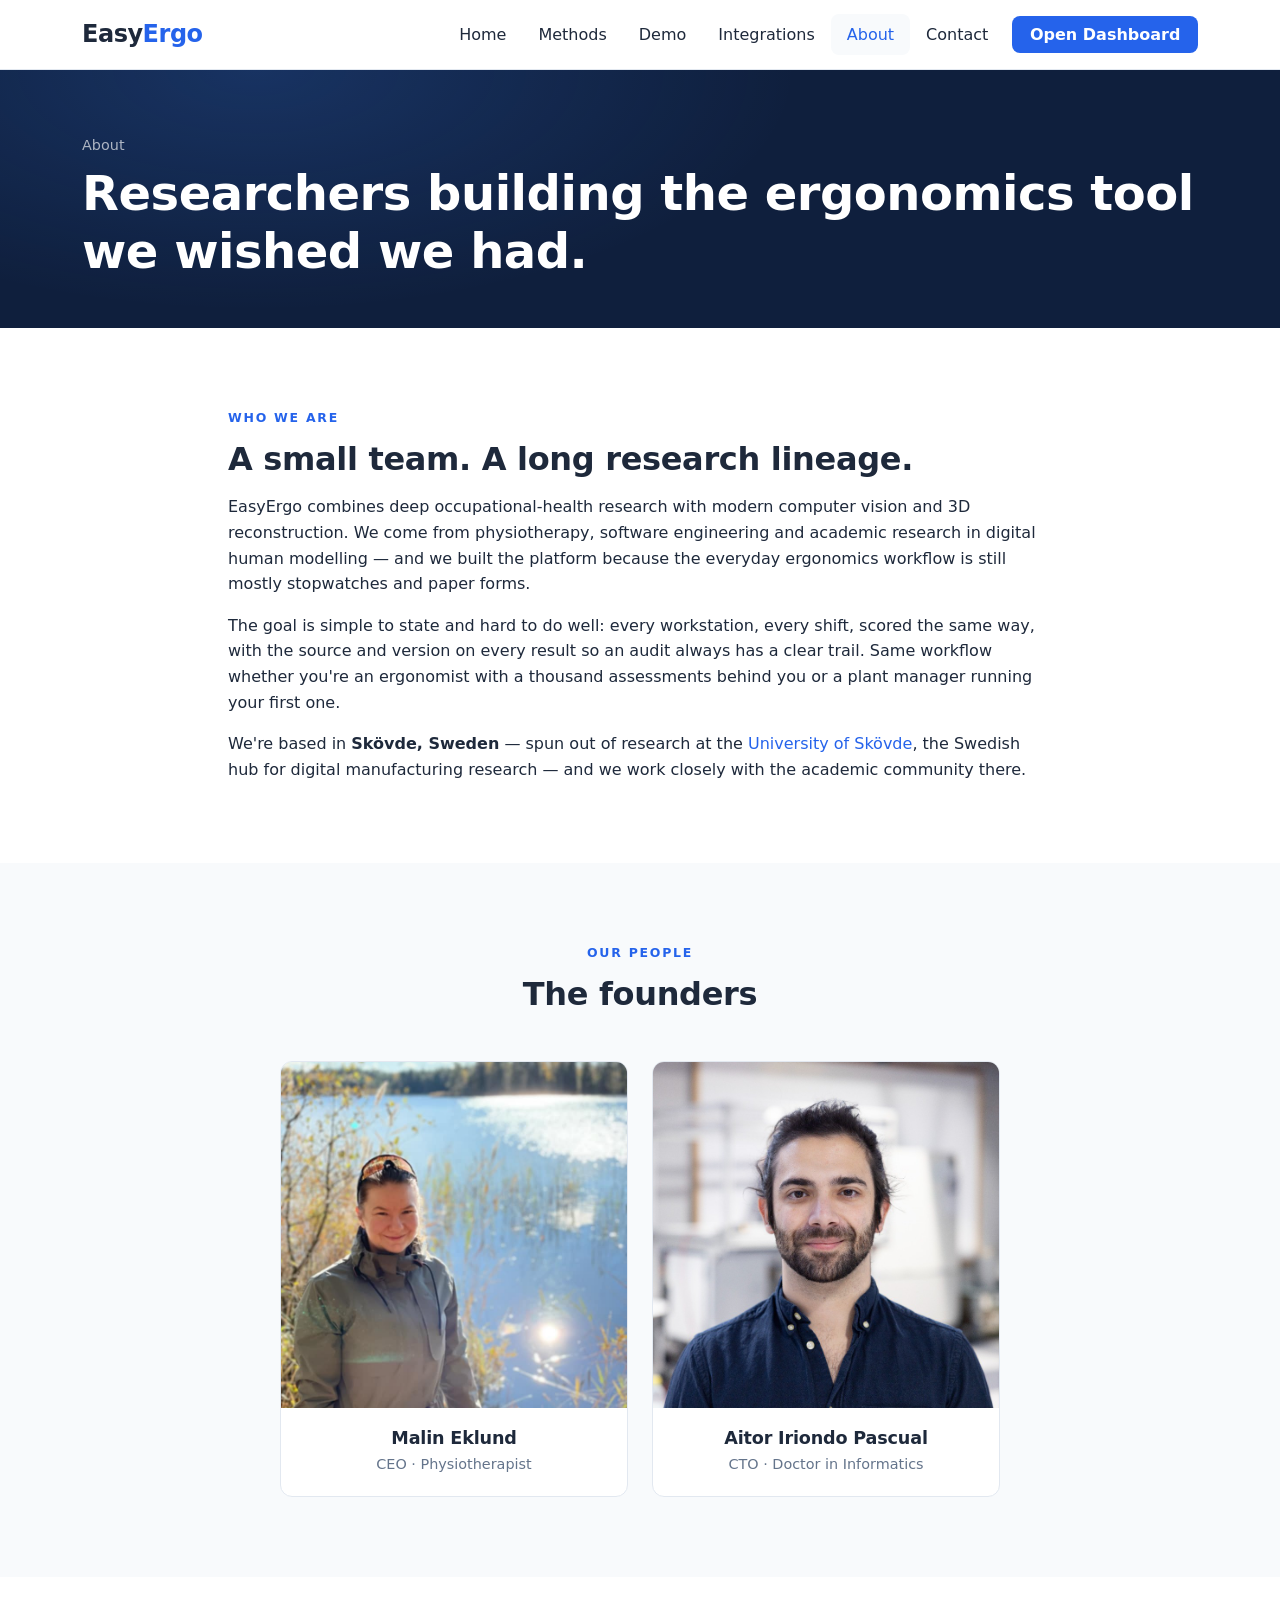
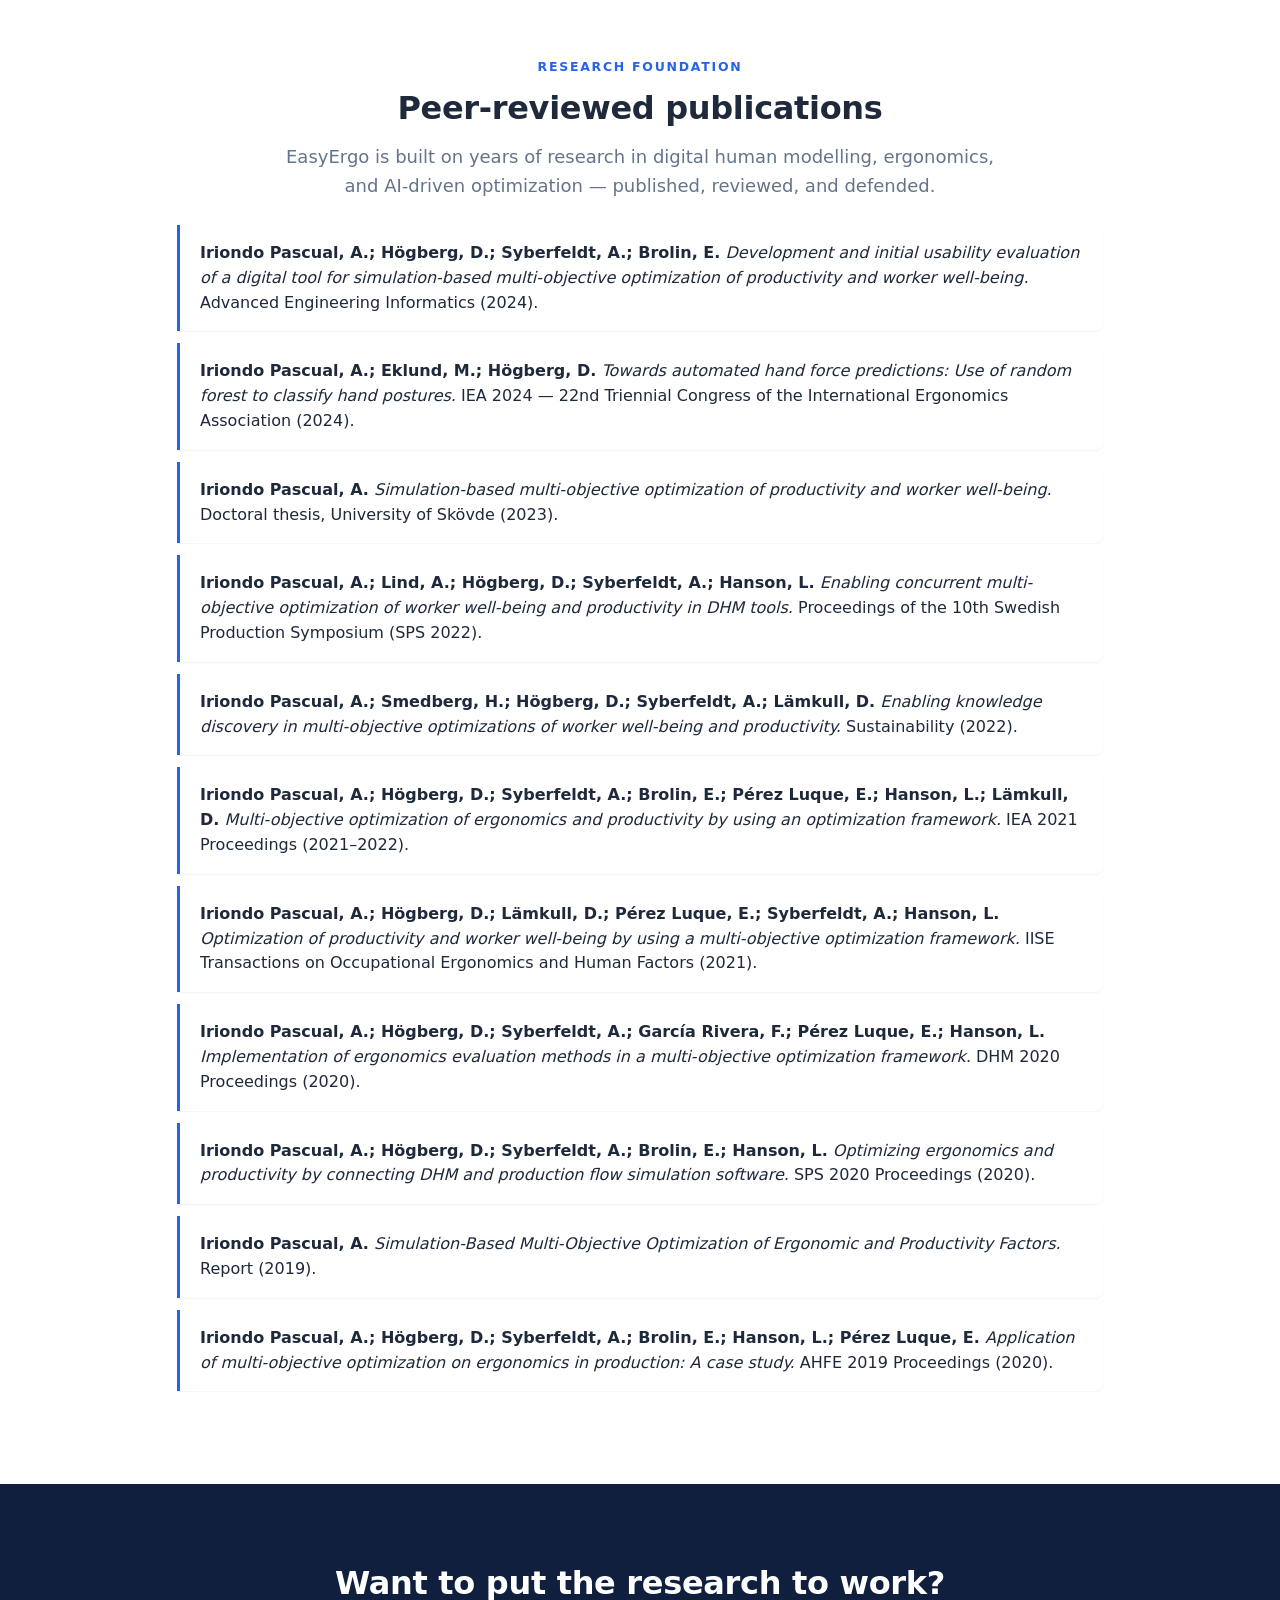
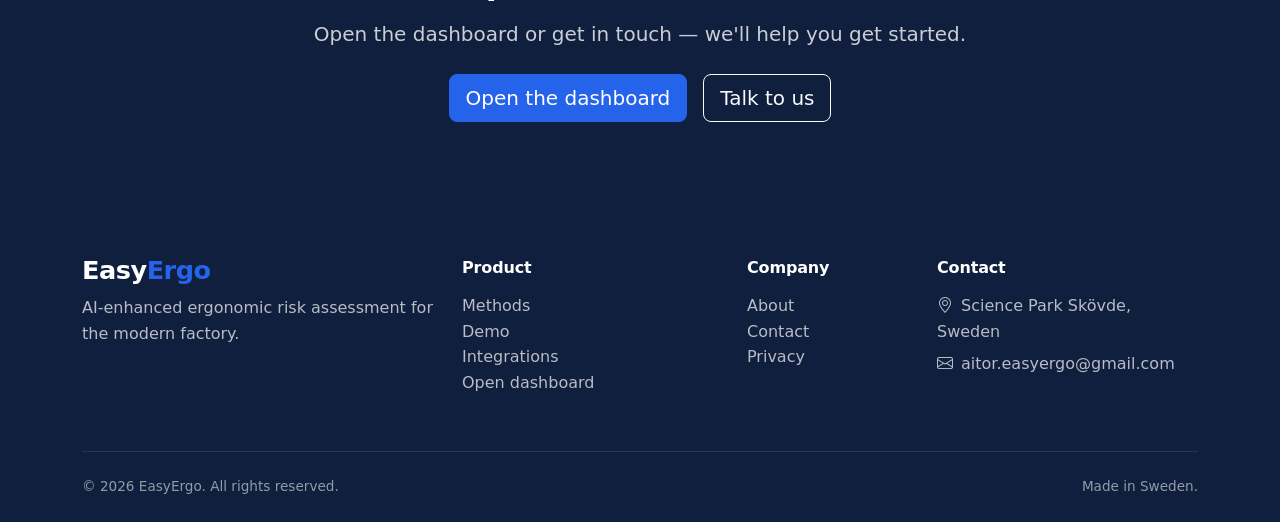
<file: about.html>
<!DOCTYPE html>
<html lang="en">
<head>
    <meta charset="utf-8">
    <meta name="viewport" content="width=device-width, initial-scale=1.0">

    <title>About EasyErgo — Researchers in digital human modelling and ergonomics</title>
    <meta name="description" content="Meet the EasyErgo team — researchers in digital human modelling, ergonomics, and AI-driven multi-objective optimization. Read our peer-reviewed publications.">
    <meta name="keywords" content="EasyErgo team, ergonomics research, digital human modelling, DHM, multi-objective optimization, Aitor Iriondo Pascual, Malin Eklund, University of Skövde, peer-reviewed ergonomics publications">
    <meta name="theme-color" content="#0F1F3D">
    <link rel="canonical" href="https://www.easy-ergo.co/about.html">

    <meta property="og:type" content="website">
    <meta property="og:url" content="https://www.easy-ergo.co/about.html">
    <meta property="og:title" content="About EasyErgo — Researchers in digital human modelling and ergonomics">
    <meta property="og:description" content="A team of researchers and engineers building AI-driven ergonomic assessment from video. Backed by years of peer-reviewed research.">
    <meta property="og:image" content="https://www.easy-ergo.co/img/field-forms.jpg">

    <link rel="icon" href="img/favicon.ico">

    <link rel="preconnect" href="https://fonts.googleapis.com">
    <link rel="preconnect" href="https://fonts.gstatic.com" crossorigin>

    <link rel="stylesheet" href="https://cdn.jsdelivr.net/npm/bootstrap@5.3.3/dist/css/bootstrap.min.css">
    <link rel="stylesheet" href="https://cdn.jsdelivr.net/npm/bootstrap-icons@1.11.3/font/bootstrap-icons.min.css">
    <link rel="stylesheet" href="css/site.css">

    <!-- Structured data: team members + a representative publication -->
    <script type="application/ld+json">
    {
      "@context": "https://schema.org",
      "@graph": [
        {
          "@type": "Organization",
          "@id": "https://www.easy-ergo.co/#organization",
          "name": "EasyErgo",
          "url": "https://www.easy-ergo.co/",
          "email": "aitor.easyergo@gmail.com",
          "logo": "https://www.easy-ergo.co/img/easyergo_no_background.png",
          "address": {"@type": "PostalAddress", "addressLocality": "Skövde", "addressCountry": "SE"},
          "founder": [
            {"@id": "https://www.easy-ergo.co/about.html#malin"},
            {"@id": "https://www.easy-ergo.co/about.html#aitor"}
          ]
        },
        {
          "@type": "Person",
          "@id": "https://www.easy-ergo.co/about.html#malin",
          "name": "Malin Eklund",
          "jobTitle": "CEO",
          "description": "Physiotherapist and CEO of EasyErgo.",
          "worksFor": {"@id": "https://www.easy-ergo.co/#organization"}
        },
        {
          "@type": "Person",
          "@id": "https://www.easy-ergo.co/about.html#aitor",
          "name": "Aitor Iriondo Pascual",
          "jobTitle": "CTO",
          "description": "Doctor in Informatics. Research focus on simulation-based multi-objective optimization of productivity and worker well-being.",
          "worksFor": {"@id": "https://www.easy-ergo.co/#organization"}
        },
        {
          "@type": "ScholarlyArticle",
          "name": "Development and initial usability evaluation of a digital tool for simulation-based multi-objective optimization of productivity and worker well-being",
          "author": [
            {"@id": "https://www.easy-ergo.co/about.html#aitor"},
            {"name": "D. Högberg"},
            {"name": "A. Syberfeldt"},
            {"name": "E. Brolin"}
          ],
          "isPartOf": {"@type": "Periodical", "name": "Advanced Engineering Informatics"},
          "datePublished": "2024"
        }
      ]
    }
    </script>
</head>

<body>
    <!-- Header -->
    <header class="site-header">
        <nav class="navbar navbar-expand-lg" aria-label="Primary">
            <div class="container">
                <a class="navbar-brand" href="index.html" aria-label="EasyErgo home">
                    <span class="ee-wordmark" style="font-size:1.5rem"><span class="easy">Easy</span><span class="ergo">Ergo</span></span>
                </a>
                <button class="navbar-toggler" type="button" data-bs-toggle="collapse" data-bs-target="#nav" aria-controls="nav" aria-expanded="false" aria-label="Toggle navigation">
                    <span class="navbar-toggler-icon"></span>
                </button>
                <div class="collapse navbar-collapse" id="nav">
                    <ul class="navbar-nav ms-auto align-items-lg-center">
                        <li class="nav-item"><a class="nav-link" href="index.html">Home</a></li>
                        <li class="nav-item"><a class="nav-link" href="index.html#methods">Methods</a></li>
                        <li class="nav-item"><a class="nav-link" href="index.html#demo">Demo</a></li>
                        <li class="nav-item"><a class="nav-link" href="index.html#integrations">Integrations</a></li>
                        <li class="nav-item"><a class="nav-link active" href="about.html">About</a></li>
                        <li class="nav-item"><a class="nav-link" href="contact.html">Contact</a></li>
                        <li class="nav-item ms-lg-2 mt-2 mt-lg-0">
                            <a class="btn-dashboard" href="https://dashboard.easy-ergo.co">Open Dashboard</a>
                        </li>
                    </ul>
                </div>
            </div>
        </nav>
    </header>

    <main id="main">
    <!-- Page banner -->
    <section class="page-banner">
        <div class="container">
            <p class="crumb">About</p>
            <h1>Researchers building the ergonomics tool we wished we had.</h1>
        </div>
    </section>

    <!-- About body -->
    <section class="section">
        <div class="container">
            <div class="row g-5 align-items-start justify-content-center">
                <div class="col-lg-9 reveal">
                    <p class="eyebrow">Who we are</p>
                    <h2 class="mb-3">A small team. A long research lineage.</h2>
                    <p>EasyErgo combines deep occupational-health research with modern computer vision and 3D reconstruction. We come from physiotherapy, software engineering and academic research in digital human modelling — and we built the platform because the everyday ergonomics workflow is still mostly stopwatches and paper forms.</p>
                    <p>The goal is simple to state and hard to do well: every workstation, every shift, scored the same way, with the source and version on every result so an audit always has a clear trail. Same workflow whether you're an ergonomist with a thousand assessments behind you or a plant manager running your first one.</p>
                    <p class="mb-0">We're based in <strong>Skövde, Sweden</strong> — spun out of research at the <a href="https://www.his.se/en/" target="_blank" rel="noopener">University of Skövde</a>, the Swedish hub for digital manufacturing research — and we work closely with the academic community there.</p>
                </div>
            </div>
        </div>
    </section>

    <!-- Team -->
    <section class="section section-light" aria-labelledby="team-h">
        <div class="container">
            <div class="text-center reveal mb-5">
                <p class="eyebrow">Our people</p>
                <h2 id="team-h">The founders</h2>
            </div>
            <div class="team-grid reveal">
                <article class="team-card">
                    <img src="img/team-0.jpg" alt="Portrait of Malin Eklund, CEO of EasyErgo">
                    <div class="body">
                        <h5>Malin Eklund</h5>
                        <p class="role">CEO · Physiotherapist</p>
                    </div>
                </article>
                <article class="team-card">
                    <img src="img/team-1.jfif" alt="Portrait of Aitor Iriondo Pascual, CTO of EasyErgo">
                    <div class="body">
                        <h5>Aitor Iriondo Pascual</h5>
                        <p class="role">CTO · Doctor in Informatics</p>
                    </div>
                </article>
            </div>
        </div>
    </section>

    <!-- Publications -->
    <section class="section" aria-labelledby="pubs-h">
        <div class="container">
            <div class="text-center reveal mb-4">
                <p class="eyebrow">Research foundation</p>
                <h2 id="pubs-h" class="mb-3">Peer-reviewed publications</h2>
                <p class="lead-muted col-lg-8 mx-auto">EasyErgo is built on years of research in digital human modelling, ergonomics, and AI-driven optimization — published, reviewed, and defended.</p>
            </div>

            <div class="row justify-content-center">
                <div class="col-lg-10 reveal">
                    <ul class="publication-list">
                        <li>
                            <strong>Iriondo Pascual, A.; Högberg, D.; Syberfeldt, A.; Brolin, E.</strong> <em>Development and initial usability evaluation of a digital tool for simulation-based multi-objective optimization of productivity and worker well-being.</em> Advanced Engineering Informatics (2024).
                        </li>
                        <li>
                            <strong>Iriondo Pascual, A.; Eklund, M.; Högberg, D.</strong> <em>Towards automated hand force predictions: Use of random forest to classify hand postures.</em> IEA 2024 — 22nd Triennial Congress of the International Ergonomics Association (2024).
                        </li>
                        <li>
                            <strong>Iriondo Pascual, A.</strong> <em>Simulation-based multi-objective optimization of productivity and worker well-being.</em> Doctoral thesis, University of Skövde (2023).
                        </li>
                        <li>
                            <strong>Iriondo Pascual, A.; Lind, A.; Högberg, D.; Syberfeldt, A.; Hanson, L.</strong> <em>Enabling concurrent multi-objective optimization of worker well-being and productivity in DHM tools.</em> Proceedings of the 10th Swedish Production Symposium (SPS 2022).
                        </li>
                        <li>
                            <strong>Iriondo Pascual, A.; Smedberg, H.; Högberg, D.; Syberfeldt, A.; Lämkull, D.</strong> <em>Enabling knowledge discovery in multi-objective optimizations of worker well-being and productivity.</em> Sustainability (2022).
                        </li>
                        <li>
                            <strong>Iriondo Pascual, A.; Högberg, D.; Syberfeldt, A.; Brolin, E.; Pérez Luque, E.; Hanson, L.; Lämkull, D.</strong> <em>Multi-objective optimization of ergonomics and productivity by using an optimization framework.</em> IEA 2021 Proceedings (2021–2022).
                        </li>
                        <li>
                            <strong>Iriondo Pascual, A.; Högberg, D.; Lämkull, D.; Pérez Luque, E.; Syberfeldt, A.; Hanson, L.</strong> <em>Optimization of productivity and worker well-being by using a multi-objective optimization framework.</em> IISE Transactions on Occupational Ergonomics and Human Factors (2021).
                        </li>
                        <li>
                            <strong>Iriondo Pascual, A.; Högberg, D.; Syberfeldt, A.; García Rivera, F.; Pérez Luque, E.; Hanson, L.</strong> <em>Implementation of ergonomics evaluation methods in a multi-objective optimization framework.</em> DHM 2020 Proceedings (2020).
                        </li>
                        <li>
                            <strong>Iriondo Pascual, A.; Högberg, D.; Syberfeldt, A.; Brolin, E.; Hanson, L.</strong> <em>Optimizing ergonomics and productivity by connecting DHM and production flow simulation software.</em> SPS 2020 Proceedings (2020).
                        </li>
                        <li>
                            <strong>Iriondo Pascual, A.</strong> <em>Simulation-Based Multi-Objective Optimization of Ergonomic and Productivity Factors.</em> Report (2019).
                        </li>
                        <li>
                            <strong>Iriondo Pascual, A.; Högberg, D.; Syberfeldt, A.; Brolin, E.; Hanson, L.; Pérez Luque, E.</strong> <em>Application of multi-objective optimization on ergonomics in production: A case study.</em> AHFE 2019 Proceedings (2020).
                        </li>
                    </ul>
                </div>
            </div>
        </div>
    </section>

    <!-- CTA -->
    <section class="section section-dark" aria-labelledby="about-cta-h">
        <div class="container text-center reveal">
            <h2 id="about-cta-h" class="mb-3">Want to put the research to work?</h2>
            <p class="lead mb-4" style="color:rgba(255,255,255,0.78)">Open the dashboard or get in touch — we'll help you get started.</p>
            <div class="d-flex justify-content-center gap-3 flex-wrap">
                <a class="btn btn-primary btn-lg" href="https://dashboard.easy-ergo.co">Open the dashboard</a>
                <a class="btn btn-outline-light btn-lg" href="contact.html">Talk to us</a>
            </div>
        </div>
    </section>
    </main>

    <!-- Footer (same as index) -->
    <footer class="site-footer" aria-label="Site footer">
        <div class="container">
            <div class="row g-4">
                <div class="col-lg-4 col-md-6">
                    <p class="ee-wordmark on-dark" style="font-size:1.6rem; margin-bottom: 0.75rem"><span class="easy">Easy</span><span class="ergo">Ergo</span></p>
                    <p style="color:rgba(255,255,255,0.7); margin:0">AI-enhanced ergonomic risk assessment for the modern factory.</p>
                </div>
                <div class="col-lg-3 col-md-6">
                    <h5>Product</h5>
                    <ul class="list-unstyled">
                        <li><a href="index.html#methods">Methods</a></li>
                        <li><a href="index.html#demo">Demo</a></li>
                        <li><a href="index.html#integrations">Integrations</a></li>
                        <li><a href="https://dashboard.easy-ergo.co">Open dashboard</a></li>
                    </ul>
                </div>
                <div class="col-lg-2 col-md-6">
                    <h5>Company</h5>
                    <ul class="list-unstyled">
                        <li><a href="about.html">About</a></li>
                        <li><a href="contact.html">Contact</a></li>
                        <li><a href="privacy.html">Privacy</a></li>
                    </ul>
                </div>
                <div class="col-lg-3 col-md-6">
                    <h5>Contact</h5>
                    <p style="color:rgba(255,255,255,0.7); margin:0 0 0.4rem">
                        <i class="bi bi-geo-alt me-2"></i>Science Park Skövde, Sweden
                    </p>
                    <p style="color:rgba(255,255,255,0.7); margin:0">
                        <i class="bi bi-envelope me-2"></i><a href="mailto:aitor.easyergo@gmail.com">aitor.easyergo@gmail.com</a>
                    </p>
                </div>
            </div>
            <div class="footer-meta d-flex flex-wrap justify-content-between gap-2">
                <span>&copy; <span data-year>2026</span> EasyErgo. All rights reserved.</span>
                <span>Made in Sweden.</span>
            </div>
        </div>
    </footer>

    <script src="https://cdn.jsdelivr.net/npm/bootstrap@5.3.3/dist/js/bootstrap.bundle.min.js" defer></script>
    <script src="js/site.js" defer></script>
</body>
</html>
</file>
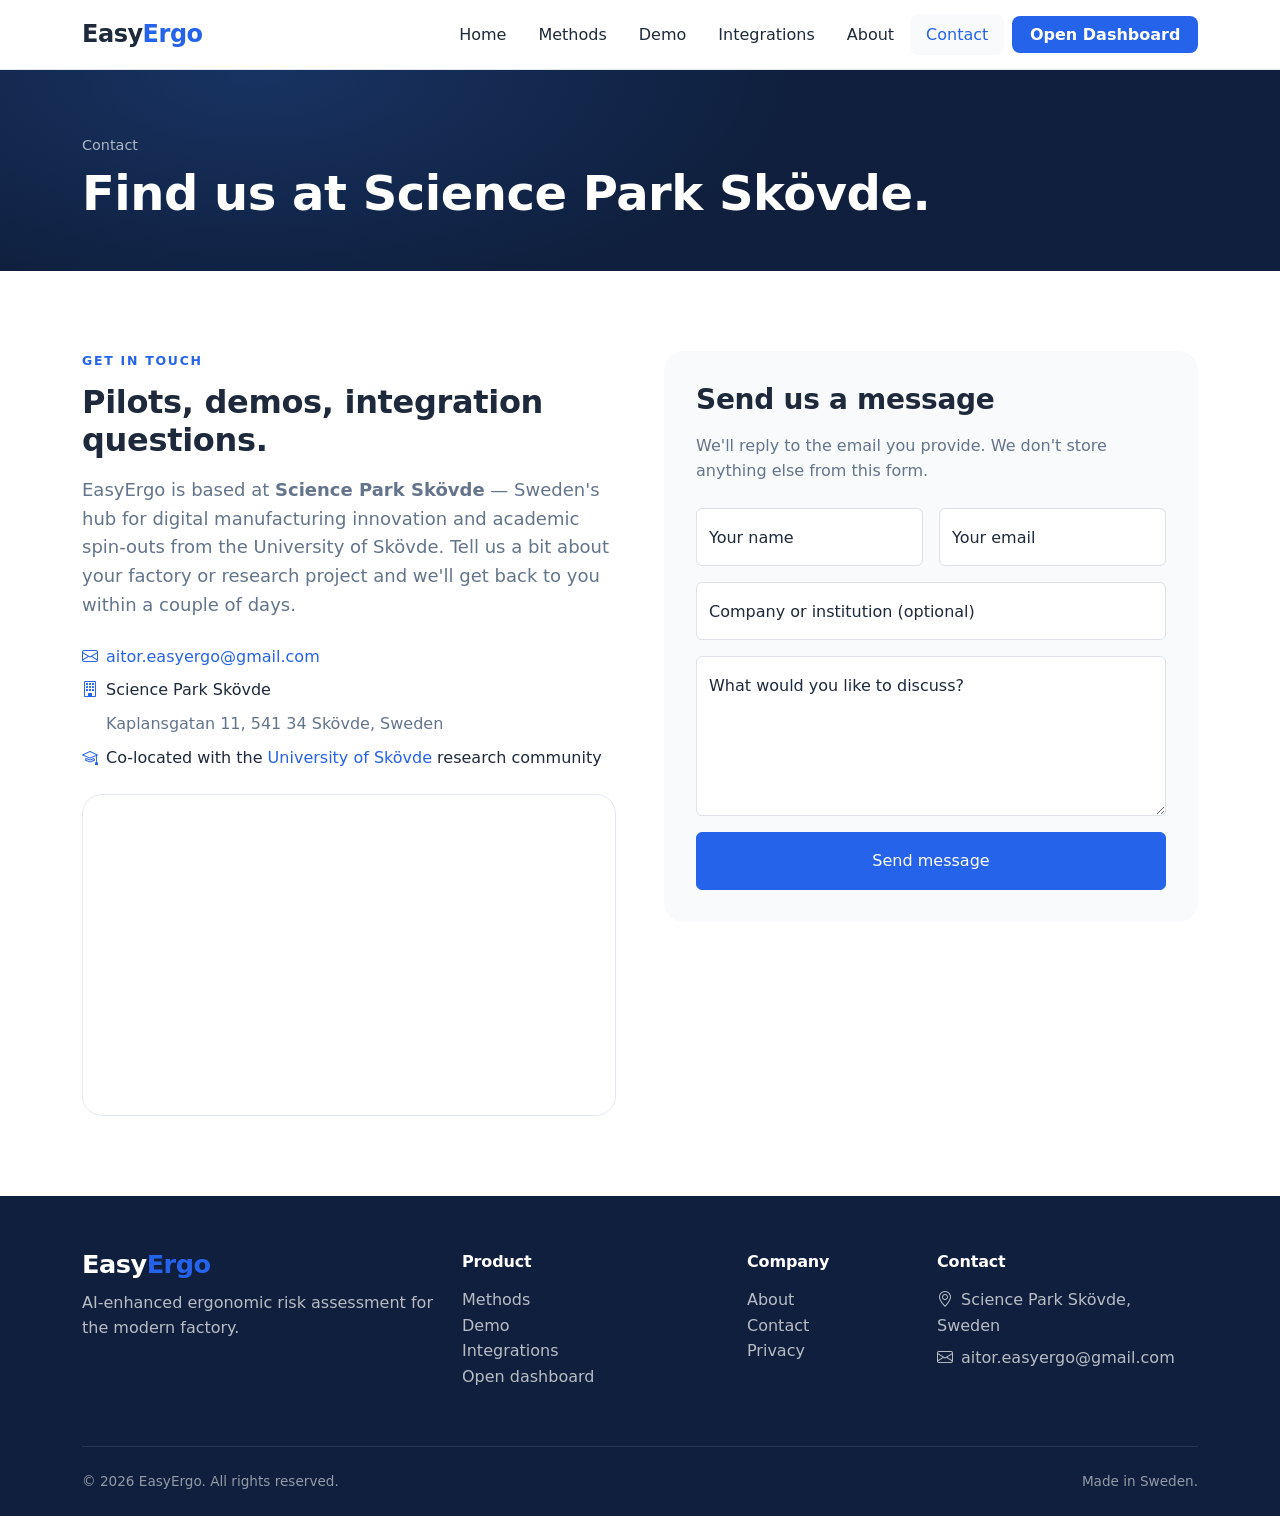
<file: contact.html>
<!DOCTYPE html>
<html lang="en">
<head>
    <meta charset="utf-8">
    <meta name="viewport" content="width=device-width, initial-scale=1.0">

    <title>Contact EasyErgo — Get in touch | Science Park Skövde, Sweden</title>
    <meta name="description" content="Talk to the EasyErgo team about running ergonomic risk assessments from video. Based at Science Park Skövde — Sweden's hub for digital manufacturing and academic spin-outs.">
    <meta name="keywords" content="EasyErgo contact, Science Park Skövde, ergonomic assessment demo, RULA REBA software contact, University of Skövde, Swedish ergonomics startup">
    <meta name="theme-color" content="#0F1F3D">
    <link rel="canonical" href="https://www.easy-ergo.co/contact.html">

    <meta property="og:type" content="website">
    <meta property="og:url" content="https://www.easy-ergo.co/contact.html">
    <meta property="og:title" content="Contact EasyErgo">
    <meta property="og:description" content="Get in touch with the EasyErgo team about running ergonomic risk assessments from video.">
    <meta property="og:image" content="https://www.easy-ergo.co/img/field-forms.jpg">

    <link rel="icon" href="img/favicon.ico">

    <link rel="preconnect" href="https://fonts.googleapis.com">
    <link rel="preconnect" href="https://fonts.gstatic.com" crossorigin>

    <link rel="stylesheet" href="https://cdn.jsdelivr.net/npm/bootstrap@5.3.3/dist/css/bootstrap.min.css">
    <link rel="stylesheet" href="https://cdn.jsdelivr.net/npm/bootstrap-icons@1.11.3/font/bootstrap-icons.min.css">
    <link rel="stylesheet" href="css/site.css">

    <script type="application/ld+json">
    {
      "@context": "https://schema.org",
      "@type": "ContactPage",
      "url": "https://www.easy-ergo.co/contact.html",
      "about": {
        "@type": "Organization",
        "name": "EasyErgo",
        "url": "https://www.easy-ergo.co/",
        "email": "aitor.easyergo@gmail.com",
        "address": {
          "@type": "PostalAddress",
          "name": "Science Park Skövde",
          "streetAddress": "Kaplansgatan 11",
          "postalCode": "541 34",
          "addressLocality": "Skövde",
          "addressCountry": "SE"
        }
      }
    }
    </script>
</head>

<body>
    <!-- Header -->
    <header class="site-header">
        <nav class="navbar navbar-expand-lg" aria-label="Primary">
            <div class="container">
                <a class="navbar-brand" href="index.html" aria-label="EasyErgo home">
                    <span class="ee-wordmark" style="font-size:1.5rem"><span class="easy">Easy</span><span class="ergo">Ergo</span></span>
                </a>
                <button class="navbar-toggler" type="button" data-bs-toggle="collapse" data-bs-target="#nav" aria-controls="nav" aria-expanded="false" aria-label="Toggle navigation">
                    <span class="navbar-toggler-icon"></span>
                </button>
                <div class="collapse navbar-collapse" id="nav">
                    <ul class="navbar-nav ms-auto align-items-lg-center">
                        <li class="nav-item"><a class="nav-link" href="index.html">Home</a></li>
                        <li class="nav-item"><a class="nav-link" href="index.html#methods">Methods</a></li>
                        <li class="nav-item"><a class="nav-link" href="index.html#demo">Demo</a></li>
                        <li class="nav-item"><a class="nav-link" href="index.html#integrations">Integrations</a></li>
                        <li class="nav-item"><a class="nav-link" href="about.html">About</a></li>
                        <li class="nav-item"><a class="nav-link active" href="contact.html">Contact</a></li>
                        <li class="nav-item ms-lg-2 mt-2 mt-lg-0">
                            <a class="btn-dashboard" href="https://dashboard.easy-ergo.co">Open Dashboard</a>
                        </li>
                    </ul>
                </div>
            </div>
        </nav>
    </header>

    <main id="main">
    <section class="page-banner">
        <div class="container">
            <p class="crumb">Contact</p>
            <h1>Find us at Science Park Skövde.</h1>
        </div>
    </section>

    <section class="section">
        <div class="container">
            <div class="row g-5">
                <div class="col-lg-6 reveal">
                    <p class="eyebrow">Get in touch</p>
                    <h2 class="mb-3">Pilots, demos, integration questions.</h2>
                    <p class="lead-muted mb-4">EasyErgo is based at <strong>Science Park Skövde</strong> — Sweden's hub for digital manufacturing innovation and academic spin-outs from the University of Skövde. Tell us a bit about your factory or research project and we'll get back to you within a couple of days.</p>

                    <div class="mb-4">
                        <p class="mb-2"><i class="bi bi-envelope me-2 text-primary"></i><a href="mailto:aitor.easyergo@gmail.com">aitor.easyergo@gmail.com</a></p>
                        <p class="mb-2"><i class="bi bi-building me-2 text-primary"></i>Science Park Skövde</p>
                        <p class="mb-2 ms-4 muted">Kaplansgatan 11, 541 34 Skövde, Sweden</p>
                        <p class="mb-2"><i class="bi bi-mortarboard me-2 text-primary"></i>Co-located with the <a href="https://www.his.se/en/" target="_blank" rel="noopener">University of Skövde</a> research community</p>
                    </div>

                    <div class="contact-map">
                        <iframe
                            src="https://www.google.com/maps?q=Science+Park+Sk%C3%B6vde,+Kaplansgatan+11,+Sk%C3%B6vde&output=embed"
                            width="100%"
                            height="320"
                            style="border:0; display:block;"
                            allowfullscreen=""
                            loading="lazy"
                            referrerpolicy="no-referrer-when-downgrade"
                            title="EasyErgo at Science Park Skövde, Sweden">
                        </iframe>
                    </div>
                </div>

                <div class="col-lg-6 reveal">
                    <div class="contact-card">
                        <h3 class="mb-3">Send us a message</h3>
                        <p class="muted mb-4">We'll reply to the email you provide. We don't store anything else from this form.</p>
                        <!-- Note: replace action with a Formspree/FormSubmit/Netlify endpoint when wiring up. -->
                        <form action="https://formsubmit.co/aitor.easyergo@gmail.com" method="POST" id="contactForm" novalidate>
                            <input type="hidden" name="_subject" value="EasyErgo website inquiry">
                            <input type="hidden" name="_template" value="table">
                            <input type="text" name="_honey" style="display:none">

                            <div class="row g-3">
                                <div class="col-md-6">
                                    <div class="form-floating">
                                        <input type="text" class="form-control" id="name" name="name" placeholder="Your name" required>
                                        <label for="name">Your name</label>
                                    </div>
                                </div>
                                <div class="col-md-6">
                                    <div class="form-floating">
                                        <input type="email" class="form-control" id="email" name="email" placeholder="you@example.com" required>
                                        <label for="email">Your email</label>
                                    </div>
                                </div>
                                <div class="col-12">
                                    <div class="form-floating">
                                        <input type="text" class="form-control" id="organization" name="organization" placeholder="Company / institution">
                                        <label for="organization">Company or institution (optional)</label>
                                    </div>
                                </div>
                                <div class="col-12">
                                    <div class="form-floating">
                                        <textarea class="form-control" id="message" name="message" placeholder="Tell us a bit" style="height: 160px" required></textarea>
                                        <label for="message">What would you like to discuss?</label>
                                    </div>
                                </div>
                                <div class="col-12">
                                    <button class="btn btn-primary w-100 py-3" type="submit" id="submitBtn">Send message</button>
                                </div>
                            </div>
                        </form>
                    </div>
                </div>
            </div>
        </div>
    </section>
    </main>

    <footer class="site-footer" aria-label="Site footer">
        <div class="container">
            <div class="row g-4">
                <div class="col-lg-4 col-md-6">
                    <p class="ee-wordmark on-dark" style="font-size:1.6rem; margin-bottom: 0.75rem"><span class="easy">Easy</span><span class="ergo">Ergo</span></p>
                    <p style="color:rgba(255,255,255,0.7); margin:0">AI-enhanced ergonomic risk assessment for the modern factory.</p>
                </div>
                <div class="col-lg-3 col-md-6">
                    <h5>Product</h5>
                    <ul class="list-unstyled">
                        <li><a href="index.html#methods">Methods</a></li>
                        <li><a href="index.html#demo">Demo</a></li>
                        <li><a href="index.html#integrations">Integrations</a></li>
                        <li><a href="https://dashboard.easy-ergo.co">Open dashboard</a></li>
                    </ul>
                </div>
                <div class="col-lg-2 col-md-6">
                    <h5>Company</h5>
                    <ul class="list-unstyled">
                        <li><a href="about.html">About</a></li>
                        <li><a href="contact.html">Contact</a></li>
                        <li><a href="privacy.html">Privacy</a></li>
                    </ul>
                </div>
                <div class="col-lg-3 col-md-6">
                    <h5>Contact</h5>
                    <p style="color:rgba(255,255,255,0.7); margin:0 0 0.4rem">
                        <i class="bi bi-geo-alt me-2"></i>Science Park Skövde, Sweden
                    </p>
                    <p style="color:rgba(255,255,255,0.7); margin:0">
                        <i class="bi bi-envelope me-2"></i><a href="mailto:aitor.easyergo@gmail.com">aitor.easyergo@gmail.com</a>
                    </p>
                </div>
            </div>
            <div class="footer-meta d-flex flex-wrap justify-content-between gap-2">
                <span>&copy; <span data-year>2026</span> EasyErgo. All rights reserved.</span>
                <span>Made in Sweden.</span>
            </div>
        </div>
    </footer>

    <script src="https://cdn.jsdelivr.net/npm/bootstrap@5.3.3/dist/js/bootstrap.bundle.min.js" defer></script>
    <script src="js/site.js" defer></script>
</body>
</html>
</file>
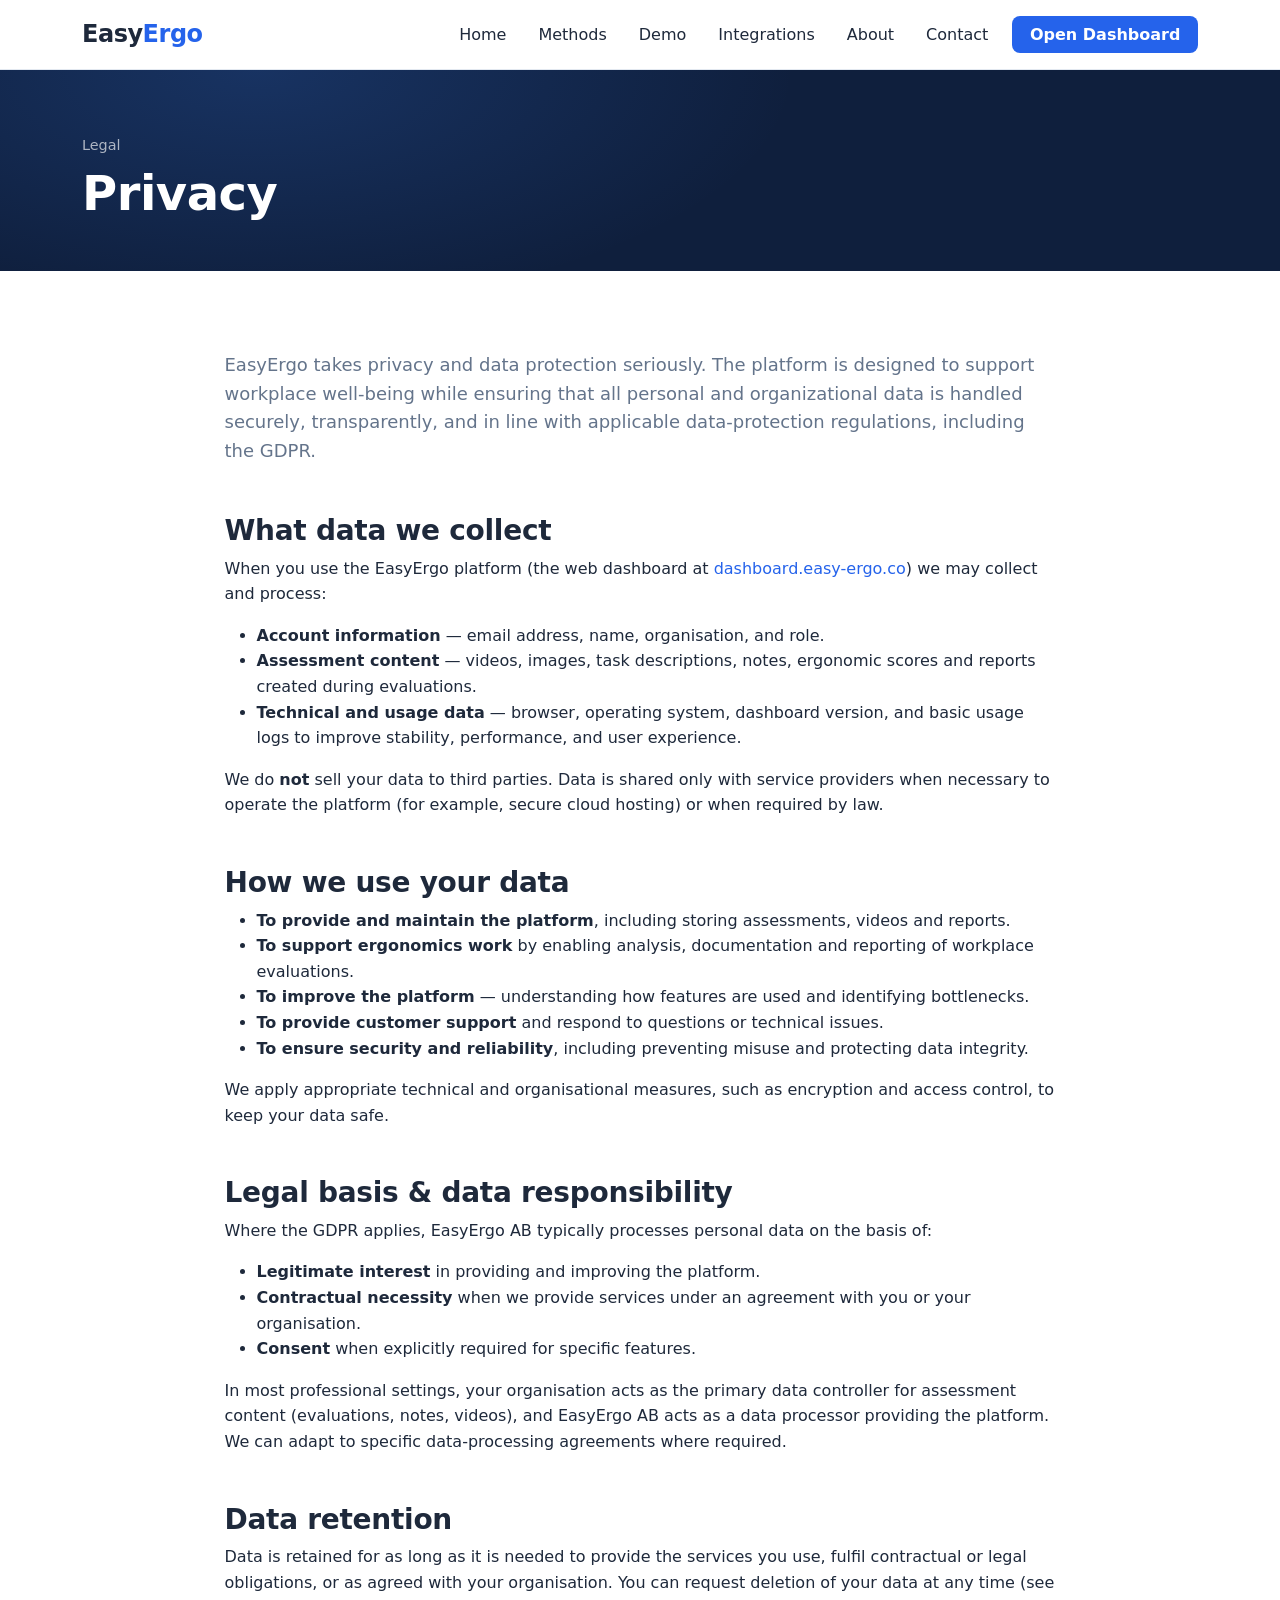
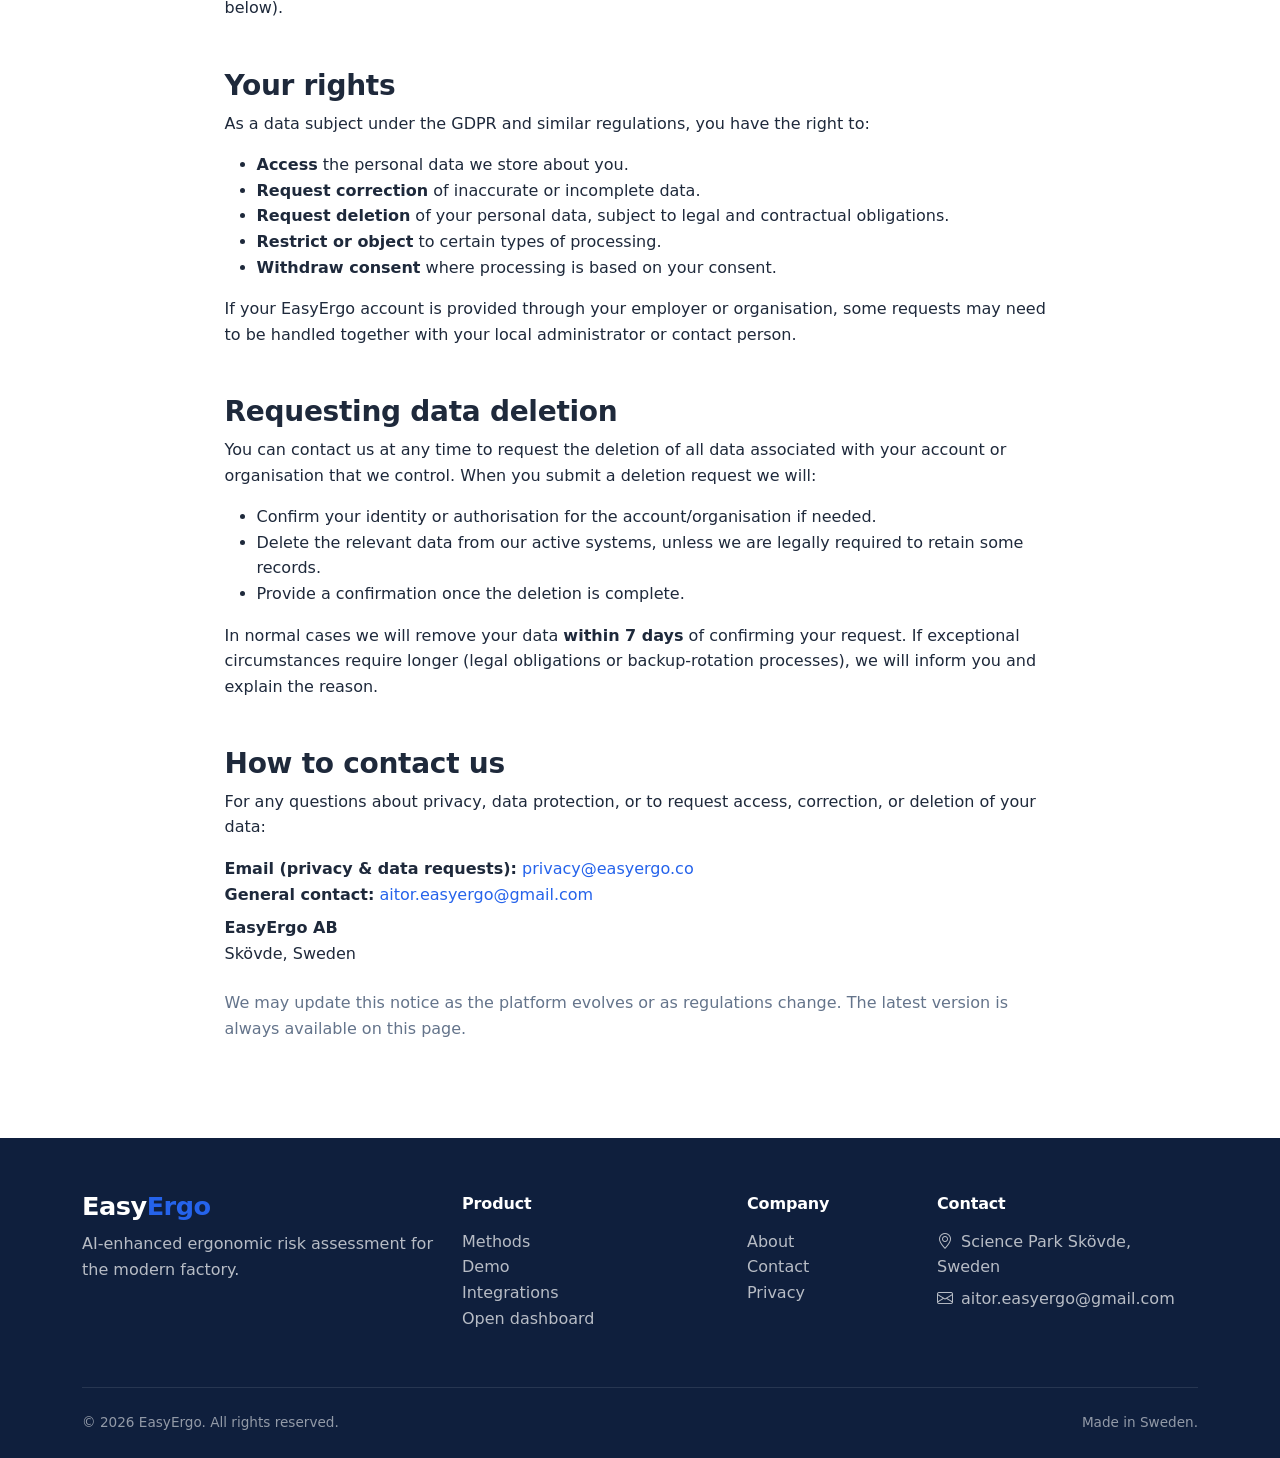
<file: privacy.html>
<!DOCTYPE html>
<html lang="en">
<head>
    <meta charset="utf-8">
    <meta name="viewport" content="width=device-width, initial-scale=1.0">

    <title>Privacy — EasyErgo</title>
    <meta name="description" content="EasyErgo's privacy notice. How we handle account data, assessment content, videos, and sensor data under GDPR.">
    <meta name="theme-color" content="#0F1F3D">
    <meta name="robots" content="index, follow">
    <link rel="canonical" href="https://www.easy-ergo.co/privacy.html">

    <link rel="icon" href="img/favicon.ico">

    <link rel="preconnect" href="https://fonts.googleapis.com">
    <link rel="preconnect" href="https://fonts.gstatic.com" crossorigin>

    <link rel="stylesheet" href="https://cdn.jsdelivr.net/npm/bootstrap@5.3.3/dist/css/bootstrap.min.css">
    <link rel="stylesheet" href="https://cdn.jsdelivr.net/npm/bootstrap-icons@1.11.3/font/bootstrap-icons.min.css">
    <link rel="stylesheet" href="css/site.css">
</head>

<body>
    <!-- Header -->
    <header class="site-header">
        <nav class="navbar navbar-expand-lg" aria-label="Primary">
            <div class="container">
                <a class="navbar-brand" href="index.html" aria-label="EasyErgo home">
                    <span class="ee-wordmark" style="font-size:1.5rem"><span class="easy">Easy</span><span class="ergo">Ergo</span></span>
                </a>
                <button class="navbar-toggler" type="button" data-bs-toggle="collapse" data-bs-target="#nav" aria-controls="nav" aria-expanded="false" aria-label="Toggle navigation">
                    <span class="navbar-toggler-icon"></span>
                </button>
                <div class="collapse navbar-collapse" id="nav">
                    <ul class="navbar-nav ms-auto align-items-lg-center">
                        <li class="nav-item"><a class="nav-link" href="index.html">Home</a></li>
                        <li class="nav-item"><a class="nav-link" href="index.html#methods">Methods</a></li>
                        <li class="nav-item"><a class="nav-link" href="index.html#demo">Demo</a></li>
                        <li class="nav-item"><a class="nav-link" href="index.html#integrations">Integrations</a></li>
                        <li class="nav-item"><a class="nav-link" href="about.html">About</a></li>
                        <li class="nav-item"><a class="nav-link" href="contact.html">Contact</a></li>
                        <li class="nav-item ms-lg-2 mt-2 mt-lg-0">
                            <a class="btn-dashboard" href="https://dashboard.easy-ergo.co">Open Dashboard</a>
                        </li>
                    </ul>
                </div>
            </div>
        </nav>
    </header>

    <main id="main">
    <section class="page-banner">
        <div class="container">
            <p class="crumb">Legal</p>
            <h1>Privacy</h1>
        </div>
    </section>

    <section class="section">
        <div class="container">
            <div class="row justify-content-center">
                <article class="col-lg-9">
                    <p class="lead-muted">EasyErgo takes privacy and data protection seriously. The platform is designed to support workplace well-being while ensuring that all personal and organizational data is handled securely, transparently, and in line with applicable data-protection regulations, including the GDPR.</p>

                    <h3 class="mt-5">What data we collect</h3>
                    <p>When you use the EasyErgo platform (the web dashboard at <a href="https://dashboard.easy-ergo.co">dashboard.easy-ergo.co</a>) we may collect and process:</p>
                    <ul>
                        <li><strong>Account information</strong> — email address, name, organisation, and role.</li>
                        <li><strong>Assessment content</strong> — videos, images, task descriptions, notes, ergonomic scores and reports created during evaluations.</li>
                        <li><strong>Technical and usage data</strong> — browser, operating system, dashboard version, and basic usage logs to improve stability, performance, and user experience.</li>
                    </ul>
                    <p>We do <strong>not</strong> sell your data to third parties. Data is shared only with service providers when necessary to operate the platform (for example, secure cloud hosting) or when required by law.</p>

                    <h3 class="mt-5">How we use your data</h3>
                    <ul>
                        <li><strong>To provide and maintain the platform</strong>, including storing assessments, videos and reports.</li>
                        <li><strong>To support ergonomics work</strong> by enabling analysis, documentation and reporting of workplace evaluations.</li>
                        <li><strong>To improve the platform</strong> — understanding how features are used and identifying bottlenecks.</li>
                        <li><strong>To provide customer support</strong> and respond to questions or technical issues.</li>
                        <li><strong>To ensure security and reliability</strong>, including preventing misuse and protecting data integrity.</li>
                    </ul>
                    <p>We apply appropriate technical and organisational measures, such as encryption and access control, to keep your data safe.</p>

                    <h3 class="mt-5">Legal basis &amp; data responsibility</h3>
                    <p>Where the GDPR applies, EasyErgo AB typically processes personal data on the basis of:</p>
                    <ul>
                        <li><strong>Legitimate interest</strong> in providing and improving the platform.</li>
                        <li><strong>Contractual necessity</strong> when we provide services under an agreement with you or your organisation.</li>
                        <li><strong>Consent</strong> when explicitly required for specific features.</li>
                    </ul>
                    <p>In most professional settings, your organisation acts as the primary data controller for assessment content (evaluations, notes, videos), and EasyErgo AB acts as a data processor providing the platform. We can adapt to specific data-processing agreements where required.</p>

                    <h3 class="mt-5">Data retention</h3>
                    <p>Data is retained for as long as it is needed to provide the services you use, fulfil contractual or legal obligations, or as agreed with your organisation. You can request deletion of your data at any time (see below).</p>

                    <h3 class="mt-5">Your rights</h3>
                    <p>As a data subject under the GDPR and similar regulations, you have the right to:</p>
                    <ul>
                        <li><strong>Access</strong> the personal data we store about you.</li>
                        <li><strong>Request correction</strong> of inaccurate or incomplete data.</li>
                        <li><strong>Request deletion</strong> of your personal data, subject to legal and contractual obligations.</li>
                        <li><strong>Restrict or object</strong> to certain types of processing.</li>
                        <li><strong>Withdraw consent</strong> where processing is based on your consent.</li>
                    </ul>
                    <p>If your EasyErgo account is provided through your employer or organisation, some requests may need to be handled together with your local administrator or contact person.</p>

                    <h3 class="mt-5">Requesting data deletion</h3>
                    <p>You can contact us at any time to request the deletion of all data associated with your account or organisation that we control. When you submit a deletion request we will:</p>
                    <ul>
                        <li>Confirm your identity or authorisation for the account/organisation if needed.</li>
                        <li>Delete the relevant data from our active systems, unless we are legally required to retain some records.</li>
                        <li>Provide a confirmation once the deletion is complete.</li>
                    </ul>
                    <p>In normal cases we will remove your data <strong>within 7 days</strong> of confirming your request. If exceptional circumstances require longer (legal obligations or backup-rotation processes), we will inform you and explain the reason.</p>

                    <h3 class="mt-5">How to contact us</h3>
                    <p>For any questions about privacy, data protection, or to request access, correction, or deletion of your data:</p>
                    <p class="mb-2">
                        <strong>Email (privacy &amp; data requests):</strong> <a href="mailto:privacy@easyergo.co">privacy@easyergo.co</a><br>
                        <strong>General contact:</strong> <a href="mailto:aitor.easyergo@gmail.com">aitor.easyergo@gmail.com</a>
                    </p>
                    <p class="mb-4">
                        <strong>EasyErgo AB</strong><br>
                        Skövde, Sweden
                    </p>

                    <p class="muted">We may update this notice as the platform evolves or as regulations change. The latest version is always available on this page.</p>
                </article>
            </div>
        </div>
    </section>
    </main>

    <footer class="site-footer" aria-label="Site footer">
        <div class="container">
            <div class="row g-4">
                <div class="col-lg-4 col-md-6">
                    <p class="ee-wordmark on-dark" style="font-size:1.6rem; margin-bottom: 0.75rem"><span class="easy">Easy</span><span class="ergo">Ergo</span></p>
                    <p style="color:rgba(255,255,255,0.7); margin:0">AI-enhanced ergonomic risk assessment for the modern factory.</p>
                </div>
                <div class="col-lg-3 col-md-6">
                    <h5>Product</h5>
                    <ul class="list-unstyled">
                        <li><a href="index.html#methods">Methods</a></li>
                        <li><a href="index.html#demo">Demo</a></li>
                        <li><a href="index.html#integrations">Integrations</a></li>
                        <li><a href="https://dashboard.easy-ergo.co">Open dashboard</a></li>
                    </ul>
                </div>
                <div class="col-lg-2 col-md-6">
                    <h5>Company</h5>
                    <ul class="list-unstyled">
                        <li><a href="about.html">About</a></li>
                        <li><a href="contact.html">Contact</a></li>
                        <li><a href="privacy.html">Privacy</a></li>
                    </ul>
                </div>
                <div class="col-lg-3 col-md-6">
                    <h5>Contact</h5>
                    <p style="color:rgba(255,255,255,0.7); margin:0 0 0.4rem">
                        <i class="bi bi-geo-alt me-2"></i>Science Park Skövde, Sweden
                    </p>
                    <p style="color:rgba(255,255,255,0.7); margin:0">
                        <i class="bi bi-envelope me-2"></i><a href="mailto:aitor.easyergo@gmail.com">aitor.easyergo@gmail.com</a>
                    </p>
                </div>
            </div>
            <div class="footer-meta d-flex flex-wrap justify-content-between gap-2">
                <span>&copy; <span data-year>2026</span> EasyErgo. All rights reserved.</span>
                <span>Made in Sweden.</span>
            </div>
        </div>
    </footer>

    <script src="https://cdn.jsdelivr.net/npm/bootstrap@5.3.3/dist/js/bootstrap.bundle.min.js" defer></script>
    <script src="js/site.js" defer></script>
</body>
</html>
</file>
<file: css/site.css>
/* ============================================================
   EasyErgo — site stylesheet
   Brand tokens mirror dashboard.easy-ergo.co (--ee-*)
   ============================================================ */

:root {
    /* Brand */
    --ee-primary:        #2563EB;
    --ee-primary-deep:   #1E40AF;
    --ee-primary-light:  #3B82F6;
    --ee-glow:           rgba(37, 99, 235, 0.18);

    /* Surfaces */
    --ee-dark:           #0F1F3D;
    --ee-dark-soft:      #1A2A4F;
    --ee-bg:             #F0F4F8;
    --ee-surface:        #FFFFFF;
    --ee-surface-2:      #F8FAFC;
    --ee-border:         #E2E8F0;

    /* Text */
    --ee-text:           #1E293B;
    --ee-muted:          #64748B;
    --ee-text-on-dark:   #E2E8F0;

    /* Risk colors */
    --ee-risk-low:       #22C55E;
    --ee-risk-mid:       #F59E0B;
    --ee-risk-high:      #EF4444;

    /* Type */
    --ee-font:           'Segoe UI', 'Helvetica Neue', 'Inter',
                         system-ui, -apple-system, sans-serif;

    /* Radii / motion */
    --ee-radius-sm:      0.5rem;
    --ee-radius:         0.75rem;
    --ee-radius-lg:      1.25rem;
    --ee-shadow-sm:      0 1px 2px rgba(15, 31, 61, 0.06);
    --ee-shadow:         0 4px 18px rgba(15, 31, 61, 0.08);
    --ee-shadow-lg:      0 24px 48px -16px rgba(15, 31, 61, 0.30);
    --ee-easing:         cubic-bezier(0.4, 0, 0.2, 1);
}

/* Bootstrap primary override */
.btn-primary {
    --bs-btn-bg: var(--ee-primary);
    --bs-btn-border-color: var(--ee-primary);
    --bs-btn-hover-bg: var(--ee-primary-deep);
    --bs-btn-hover-border-color: var(--ee-primary-deep);
    --bs-btn-active-bg: var(--ee-primary-deep);
    --bs-btn-active-border-color: var(--ee-primary-deep);
}

.btn-outline-primary {
    --bs-btn-color: var(--ee-primary);
    --bs-btn-border-color: var(--ee-primary);
    --bs-btn-hover-bg: var(--ee-primary);
    --bs-btn-hover-border-color: var(--ee-primary);
    --bs-btn-active-bg: var(--ee-primary);
    --bs-btn-active-border-color: var(--ee-primary);
}

.text-primary {
    color: var(--ee-primary) !important;
}

.bg-primary {
    background-color: var(--ee-primary) !important;
}


/* ─── Base ───────────────────────────────────────────── */

html {
    scroll-behavior: smooth;
}

body {
    font-family: var(--ee-font);
    color: var(--ee-text);
    background: var(--ee-surface);
    line-height: 1.6;
    -webkit-font-smoothing: antialiased;
}

h1, h2, h3, h4, h5, h6 {
    font-family: var(--ee-font);
    font-weight: 700;
    color: var(--ee-text);
    letter-spacing: -0.01em;
}

.eyebrow {
    font-size: 0.78rem;
    font-weight: 600;
    text-transform: uppercase;
    letter-spacing: 0.14em;
    color: var(--ee-primary);
    margin-bottom: 0.75rem;
}

.lead-muted {
    color: var(--ee-muted);
    font-size: 1.125rem;
}

a {
    color: var(--ee-primary);
    text-decoration: none;
    transition: color 0.2s var(--ee-easing);
}

a:hover {
    color: var(--ee-primary-deep);
}


/* ─── Wordmark ───────────────────────────────────────── */

.ee-wordmark {
    font-weight: 800;
    letter-spacing: -0.02em;
    margin: 0;
    line-height: 1;
}

.ee-wordmark .easy { color: var(--ee-text); }
.ee-wordmark .ergo { color: var(--ee-primary); }

.ee-wordmark.on-dark .easy { color: #FFFFFF; }


/* ─── Top bar / nav ──────────────────────────────────── */

.site-header {
    position: sticky;
    top: 0;
    z-index: 50;
    background: rgba(255, 255, 255, 0.92);
    backdrop-filter: saturate(140%) blur(8px);
    -webkit-backdrop-filter: saturate(140%) blur(8px);
    border-bottom: 1px solid var(--ee-border);
    transition: box-shadow 0.2s var(--ee-easing);
}

.site-header.scrolled {
    box-shadow: var(--ee-shadow-sm);
}

.site-header .navbar {
    padding-top: 0.85rem;
    padding-bottom: 0.85rem;
}

.site-header .nav-link {
    color: var(--ee-text);
    font-weight: 500;
    padding: 0.5rem 1rem !important;
    border-radius: var(--ee-radius-sm);
    transition: color 0.2s var(--ee-easing), background 0.2s var(--ee-easing);
}

.site-header .nav-link:hover,
.site-header .nav-link.active {
    color: var(--ee-primary);
    background: var(--ee-surface-2);
}

.site-header .btn-dashboard {
    background: var(--ee-primary);
    color: #fff;
    border: 0;
    padding: 0.55rem 1.1rem;
    border-radius: var(--ee-radius-sm);
    font-weight: 600;
    transition: background 0.2s var(--ee-easing);
}

.site-header .btn-dashboard:hover {
    background: var(--ee-primary-deep);
    color: #fff;
}


/* ─── Hero ───────────────────────────────────────────── */

.hero {
    background:
        radial-gradient(1200px 600px at 20% 0%, rgba(59, 130, 246, 0.18), transparent 60%),
        radial-gradient(900px  500px at 90% 100%, rgba(37, 99, 235, 0.12), transparent 60%),
        var(--ee-dark);
    color: var(--ee-text-on-dark);
    padding: 5rem 0 5rem;
    overflow: hidden;
    position: relative;
}

.hero h1 {
    color: #fff;
    font-size: clamp(2.25rem, 4.5vw, 3.5rem);
    line-height: 1.1;
    letter-spacing: -0.02em;
    margin-bottom: 1.25rem;
}

.hero .lead {
    color: rgba(255, 255, 255, 0.78);
    font-size: 1.2rem;
    max-width: 36rem;
}

.hero .ee-wordmark {
    font-size: 2.5rem;
    margin-bottom: 1rem;
}

.hero-cta {
    margin-top: 2rem;
    display: flex;
    gap: 0.75rem;
    flex-wrap: wrap;
}

.hero-cta .btn {
    padding: 0.75rem 1.5rem;
    font-weight: 600;
    border-radius: var(--ee-radius-sm);
}

.hero-cta .btn-outline-light {
    border-color: rgba(255,255,255,0.4);
    color: #fff;
}

.hero-cta .btn-outline-light:hover {
    background: rgba(255,255,255,0.1);
    border-color: rgba(255,255,255,0.6);
}

.hero-pair {
    display: grid;
    grid-template-columns: 1fr 1fr;
    gap: 0.75rem;
}

@media (max-width: 575px) {
    .hero-pair { grid-template-columns: 1fr; }
}

.hero-cell {
    position: relative;
    border-radius: var(--ee-radius-lg);
    overflow: hidden;
    box-shadow: var(--ee-shadow-lg);
    background: linear-gradient(180deg, #1A2A4F 0%, #0a1730 100%);
    aspect-ratio: 4 / 5;
}

.hero-cell video {
    width: 100%;
    height: 100%;
    /* Contain (not cover) so the entire 16:9 frame is visible inside
       the 4:5 cell. The cell's dark gradient absorbs the letterboxing
       so it reads as intentional padding, not as black bars. */
    object-fit: contain;
    display: block;
}

.hero-cell .glb-host {
    width: 100%;
    height: 100%;
    position: relative;
    background: linear-gradient(180deg, #1A2A4F 0%, #0a1730 100%);
}

.hero-cell-label {
    position: absolute;
    top: 0.75rem;
    left: 0.75rem;
    background: rgba(15, 31, 61, 0.85);
    color: #fff;
    font-size: 0.7rem;
    font-weight: 600;
    padding: 0.35rem 0.7rem;
    border-radius: 999px;
    letter-spacing: 0.04em;
    text-transform: uppercase;
    backdrop-filter: blur(8px);
    z-index: 4;
}


/* ─── Section primitives ─────────────────────────────── */

.section {
    padding: 5rem 0;
}

.section-tight {
    padding: 3rem 0;
}

.section-dark {
    background: var(--ee-dark);
    color: var(--ee-text-on-dark);
}

.section-dark h1, .section-dark h2, .section-dark h3 {
    color: #fff;
}

.section-light {
    background: var(--ee-surface-2);
}


/* ─── Step cards (Capture → Analyze → Export) ────────── */

.step-card {
    background: var(--ee-surface);
    border: 1px solid var(--ee-border);
    border-radius: var(--ee-radius-lg);
    padding: 2rem;
    height: 100%;
    transition: transform 0.25s var(--ee-easing), box-shadow 0.25s var(--ee-easing);
}

.step-card:hover {
    transform: translateY(-4px);
    box-shadow: var(--ee-shadow);
}

.step-number {
    display: inline-flex;
    align-items: center;
    justify-content: center;
    width: 2.25rem;
    height: 2.25rem;
    border-radius: 999px;
    background: var(--ee-primary);
    color: #fff;
    font-weight: 700;
    font-size: 1rem;
    margin-bottom: 1rem;
}

.step-card h3 {
    font-size: 1.25rem;
    margin-bottom: 0.5rem;
}

.step-card p {
    color: var(--ee-muted);
    margin: 0;
}


/* ─── Method badges (RULA, REBA, AFF, NIOSH, KIM, QEC) ── */

.methods-grid {
    display: grid;
    grid-template-columns: repeat(auto-fit, minmax(220px, 1fr));
    gap: 1.25rem;
}

.method-card {
    background: var(--ee-dark-soft);
    border-radius: var(--ee-radius-lg);
    padding: 1.5rem 1.25rem;
    border: 2px solid transparent;
    color: var(--ee-text-on-dark);
    text-align: center;
    transition: transform 0.25s var(--ee-easing);
    position: relative;
    overflow: hidden;
}

.method-card:hover {
    transform: translateY(-4px);
}

.method-card .label {
    color: rgba(255,255,255,0.7);
    font-size: 1rem;
    font-weight: 600;
    text-transform: uppercase;
    letter-spacing: 0.06em;
    margin-bottom: 0.5rem;
}

.method-card .score {
    font-size: 3rem;
    font-weight: 800;
    line-height: 1;
    margin-bottom: 0.4rem;
    letter-spacing: -0.02em;
}

.method-card .score.percent { font-size: 2.25rem; }
.method-card .score.decimal { font-size: 2.75rem; }

.method-card .sub {
    color: rgba(255,255,255,0.55);
    font-size: 0.85rem;
    margin-bottom: 0.75rem;
}

.method-card .desc {
    color: rgba(255,255,255,0.7);
    font-size: 0.85rem;
    margin: 0;
    line-height: 1.4;
}

.method-card.risk-low    { border-color: var(--ee-risk-low); }
.method-card.risk-mid    { border-color: var(--ee-risk-mid); }
.method-card.risk-high   { border-color: var(--ee-risk-high); }

.method-card.risk-low    .score { color: var(--ee-risk-low); }
.method-card.risk-mid    .score { color: var(--ee-risk-mid); }
.method-card.risk-high   .score { color: var(--ee-risk-high); }

/* Non-numeric variants (roadmap / custom): use a styled text block in
   place of the big number. */
.method-card .score-text {
    font-size: 1.5rem;
    font-weight: 700;
    line-height: 1.1;
    letter-spacing: -0.01em;
    margin-bottom: 0.6rem;
    color: #fff;
}

.method-card.method-card-roadmap {
    background: transparent;
    border-color: rgba(255, 255, 255, 0.18);
    border-style: dashed;
}

.method-card.method-card-roadmap .label {
    color: var(--ee-primary-light);
}

.method-card.method-card-custom {
    background: linear-gradient(165deg, rgba(37, 99, 235, 0.18) 0%, rgba(15, 31, 61, 0.4) 100%);
    border-color: var(--ee-primary);
    border-style: solid;
}

.method-card.method-card-custom .label {
    color: var(--ee-primary-light);
}

.method-card.method-card-custom .score-text {
    color: var(--ee-primary-light);
}

.method-card .custom-cta {
    display: inline-block;
    margin-top: 0.5rem;
    color: #fff;
    font-size: 0.85rem;
    font-weight: 600;
    border-bottom: 1px solid rgba(255, 255, 255, 0.5);
    padding-bottom: 2px;
    transition: border-color 0.2s var(--ee-easing);
}

.method-card .custom-cta:hover {
    color: #fff;
    border-bottom-color: #fff;
}


/* ─── Live 3D demo ───────────────────────────────────── */

.demo-stage {
    background: linear-gradient(180deg, var(--ee-dark) 0%, #0a1730 100%);
    border-radius: var(--ee-radius-lg);
    padding: 1rem;
    overflow: hidden;
}

.demo-pair {
    display: grid;
    grid-template-columns: 1fr 1fr;
    gap: 1rem;
}

@media (max-width: 768px) {
    .demo-pair { grid-template-columns: 1fr; }
}

.demo-cell {
    background: #000;
    border-radius: var(--ee-radius);
    overflow: hidden;
    aspect-ratio: 16 / 9;
    position: relative;
    display: flex;
    align-items: center;
    justify-content: center;
}

.demo-cell video {
    width: 100%;
    height: 100%;
    object-fit: cover;
}

.demo-cell .glb-host {
    width: 100%;
    height: 100%;
    position: relative;
    background: linear-gradient(180deg, #1A2A4F 0%, #0a1730 100%);
}

.glb-loading {
    position: absolute;
    inset: 0;
    z-index: 2;
    display: flex;
    flex-direction: column;
    align-items: center;
    justify-content: center;
    gap: 0.75rem;
    background: rgba(10, 23, 48, 0.92);
    color: #fff;
    font-size: 0.9rem;
    font-weight: 500;
    transition: opacity 0.4s var(--ee-easing);
    pointer-events: none;
    backdrop-filter: blur(4px);
}

.glb-spinner {
    width: 36px;
    height: 36px;
    border: 3px solid rgba(255, 255, 255, 0.15);
    border-top-color: var(--ee-primary-light);
    border-radius: 50%;
    animation: glbSpin 0.9s linear infinite;
}

@keyframes glbSpin {
    to {transform: rotate(360deg);}
}

.glb-progress {
    width: 200px;
    height: 4px;
    background: rgba(255, 255, 255, 0.12);
    border-radius: 999px;
    overflow: hidden;
}

.glb-progress-bar {
    height: 100%;
    width: 0;
    background: var(--ee-primary-light);
    transition: width 0.2s linear;
}

.demo-cell-label {
    position: absolute;
    bottom: 0.5rem;
    left: 0.5rem;
    background: rgba(15, 31, 61, 0.85);
    color: #fff;
    font-size: 0.75rem;
    font-weight: 600;
    padding: 0.3rem 0.7rem;
    border-radius: 999px;
    letter-spacing: 0.04em;
    text-transform: uppercase;
    backdrop-filter: blur(8px);
    z-index: 2;
}

/* ─── Why-pick-us cards ─────────────────────────────── */

.why-card {
    background: var(--ee-surface);
    border: 1px solid var(--ee-border);
    border-radius: var(--ee-radius-lg);
    padding: 1.75rem;
    height: 100%;
    transition: transform 0.25s var(--ee-easing), box-shadow 0.25s var(--ee-easing);
}

.why-card:hover {
    transform: translateY(-4px);
    box-shadow: var(--ee-shadow);
}

.why-icon {
    width: 48px;
    height: 48px;
    border-radius: 12px;
    background: var(--ee-glow);
    color: var(--ee-primary);
    display: inline-flex;
    align-items: center;
    justify-content: center;
    font-size: 1.5rem;
    margin-bottom: 1rem;
}

.why-card h3 {
    font-size: 1.05rem;
    margin-bottom: 0.5rem;
    color: var(--ee-text);
}

.why-card p {
    color: var(--ee-muted);
    font-size: 0.92rem;
    margin: 0;
    line-height: 1.5;
}


/* ─── Service-list (We help you) ────────────────────── */

.service-list {
    list-style: none;
    padding: 0;
    margin: 0;
}

.service-list > li {
    display: flex;
    gap: 1rem;
    padding: 1rem 0;
    border-bottom: 1px solid var(--ee-border);
}

.service-list > li:first-child { padding-top: 0; }
.service-list > li:last-child  { padding-bottom: 0; border-bottom: 0; }

.service-list h4 {
    font-size: 1.05rem;
    margin: 0 0 0.25rem;
    color: var(--ee-text);
}

.service-list p {
    color: var(--ee-muted);
    font-size: 0.92rem;
    margin: 0;
    line-height: 1.5;
}

.service-icon {
    flex-shrink: 0;
    width: 40px;
    height: 40px;
    border-radius: 10px;
    background: var(--ee-glow);
    color: var(--ee-primary);
    display: inline-flex;
    align-items: center;
    justify-content: center;
    font-size: 1.2rem;
    margin-top: 2px;
}


/* ─── Demo hint (right-click panel) ─────────────────── */

.demo-hint {
    text-align: center;
    color: var(--ee-muted);
    font-size: 0.85rem;
    margin: 0.75rem 0 0;
    letter-spacing: 0.01em;
}

.demo-hint .bi { color: var(--ee-primary); }


/* ─── "Before EasyErgo" comparison ───────────────────── */

.compare-card {
    background: var(--ee-surface);
    border: 1px solid var(--ee-border);
    border-radius: var(--ee-radius-lg);
    overflow: hidden;
    height: 100%;
}

.compare-card .body {
    padding: 1.5rem;
}

.compare-card img {
    width: 100%;
    aspect-ratio: 16 / 10;
    object-fit: cover;
    display: block;
}

.compare-card.before {
    background: var(--ee-surface-2);
}

.compare-card .tag {
    display: inline-block;
    font-size: 0.7rem;
    font-weight: 700;
    text-transform: uppercase;
    letter-spacing: 0.1em;
    padding: 0.25rem 0.6rem;
    border-radius: 999px;
    margin-bottom: 0.5rem;
}

.compare-card.before .tag {
    background: var(--ee-bg);
    color: var(--ee-muted);
}

.compare-card.after .tag {
    background: var(--ee-glow);
    color: var(--ee-primary);
}


/* ─── Mock dashboard result card (used in Before/After) ── */

.mock-result {
    background: var(--ee-dark);
    color: var(--ee-text-on-dark);
    padding: 1.5rem;
    aspect-ratio: 16 / 10;
    display: flex;
    flex-direction: column;
    gap: 1rem;
    font-family: var(--ee-font);
}

.mock-result-head {
    display: flex;
    align-items: center;
    justify-content: space-between;
}

.mock-result-label {
    font-size: 0.85rem;
    font-weight: 600;
    color: rgba(255, 255, 255, 0.7);
    text-transform: uppercase;
    letter-spacing: 0.08em;
}

.mock-result-pill {
    background: rgba(245, 158, 11, 0.18);
    color: var(--ee-risk-mid);
    border: 1px solid rgba(245, 158, 11, 0.45);
    padding: 0.25rem 0.75rem;
    border-radius: 999px;
    font-size: 0.78rem;
    font-weight: 600;
}

.mock-result-grid {
    display: grid;
    grid-template-columns: repeat(3, 1fr);
    gap: 0.5rem;
}

.mock-result-cell {
    background: var(--ee-dark-soft);
    border-radius: var(--ee-radius-sm);
    padding: 0.75rem 1rem;
    display: flex;
    flex-direction: column;
    gap: 0.25rem;
}

.mock-result-cell-label {
    color: rgba(255, 255, 255, 0.55);
    font-size: 0.7rem;
    text-transform: uppercase;
    letter-spacing: 0.08em;
    font-weight: 500;
}

.mock-result-cell-num {
    color: #fff;
    font-size: 1.6rem;
    font-weight: 700;
    line-height: 1;
}

.mock-result-bar {
    height: 6px;
    background: rgba(255, 255, 255, 0.1);
    border-radius: 999px;
    overflow: hidden;
}

.mock-result-bar-fill {
    height: 100%;
    background: linear-gradient(90deg, var(--ee-risk-low), var(--ee-risk-mid), var(--ee-risk-high));
    border-radius: 999px;
}

.mock-result-foot {
    color: rgba(255, 255, 255, 0.55);
    font-size: 0.78rem;
    display: flex;
    align-items: center;
    flex-wrap: wrap;
    gap: 0.35rem;
}

.mock-dot {
    display: inline-block;
    width: 8px;
    height: 8px;
    border-radius: 999px;
    margin-right: 0.2rem;
}

.mock-dot.dot-low  { background: var(--ee-risk-low); }
.mock-dot.dot-mid  { background: var(--ee-risk-mid); }
.mock-dot.dot-high { background: var(--ee-risk-high); }


/* The compare-card.after image rule is bypassed when we render the
   mock-result card instead. Make the radius collapse nicely. */
.compare-card.after .mock-result {
    border-bottom-left-radius: 0;
    border-bottom-right-radius: 0;
}


/* ─── Integration list ───────────────────────────────── */

.integrations-grid {
    display: grid;
    grid-template-columns: repeat(auto-fit, minmax(180px, 1fr));
    gap: 0.75rem;
    /* Don't stretch rows: a single tall pill should not inflate the
       siblings on its row. Each pill sizes to its own content. */
    align-items: start;
}

.integration-pill {
    background: var(--ee-surface);
    border: 1px solid var(--ee-border);
    border-radius: 999px;
    padding: 0.85rem 1.25rem;
    text-align: center;
    color: var(--ee-text);
    font-weight: 500;
    line-height: 1.3;
    transition: border-color 0.2s var(--ee-easing), background 0.2s var(--ee-easing);
}

.integration-pill:hover {
    border-color: var(--ee-primary);
    background: var(--ee-glow);
}


/* ─── Dashboard preview / screenshots ────────────────── */

.shot-frame {
    background: var(--ee-surface);
    border: 1px solid var(--ee-border);
    border-radius: var(--ee-radius);
    overflow: hidden;
    box-shadow: var(--ee-shadow);
}

.shot-frame img,
.shot-frame video {
    width: 100%;
    display: block;
}


/* ─── Team grid (about page) ─────────────────────────── */

.team-grid {
    display: grid;
    grid-template-columns: repeat(auto-fit, minmax(220px, 1fr));
    gap: 1.5rem;
    max-width: 720px;
    margin: 0 auto;
}

.team-card {
    background: var(--ee-surface);
    border-radius: var(--ee-radius);
    overflow: hidden;
    border: 1px solid var(--ee-border);
    text-align: center;
}

.team-card img {
    width: 100%;
    aspect-ratio: 1;
    object-fit: cover;
    display: block;
}

.team-card .body {
    padding: 1.25rem;
}

.team-card h5 {
    margin: 0 0 0.25rem;
    font-size: 1.1rem;
    color: var(--ee-text);
}

.team-card .role {
    color: var(--ee-muted);
    font-size: 0.9rem;
    margin: 0;
}


/* ─── Publication list ──────────────────────────────── */

.publication-list {
    list-style: none;
    padding: 0;
    margin: 0;
}

.publication-list li {
    background: var(--ee-surface);
    border-left: 3px solid var(--ee-primary);
    padding: 1rem 1.25rem;
    margin-bottom: 0.75rem;
    border-radius: 0 var(--ee-radius-sm) var(--ee-radius-sm) 0;
    line-height: 1.55;
    color: var(--ee-text);
    box-shadow: var(--ee-shadow-sm);
}

.publication-list li strong {
    color: var(--ee-text);
}

.publication-list li em {
    color: var(--ee-text);
    font-style: italic;
}


/* ─── Contact form ───────────────────────────────────── */

.contact-card {
    background: var(--ee-surface-2);
    border-radius: var(--ee-radius-lg);
    padding: 2rem;
}

.contact-map {
    border-radius: var(--ee-radius-lg);
    overflow: hidden;
    border: 1px solid var(--ee-border);
}


/* ─── Footer ─────────────────────────────────────────── */

.site-footer {
    background: var(--ee-dark);
    color: var(--ee-text-on-dark);
    padding: 3.5rem 0 1.5rem;
}

.site-footer h5 {
    color: #fff;
    font-size: 1rem;
    margin-bottom: 1rem;
}

.site-footer a {
    color: rgba(255,255,255,0.7);
}

.site-footer a:hover {
    color: #fff;
}

.site-footer .footer-meta {
    border-top: 1px solid rgba(255,255,255,0.1);
    padding-top: 1.5rem;
    margin-top: 2.5rem;
    font-size: 0.85rem;
    color: rgba(255,255,255,0.55);
}


/* ─── Reveal-on-scroll ───────────────────────────────── */

.reveal {
    opacity: 0;
    transform: translateY(16px);
    transition: opacity 0.7s var(--ee-easing), transform 0.7s var(--ee-easing);
    will-change: opacity, transform;
}

.reveal.is-visible {
    opacity: 1;
    transform: translateY(0);
}

@media (prefers-reduced-motion: reduce) {
    .reveal {
        opacity: 1;
        transform: none;
        transition: none;
    }
    html {
        scroll-behavior: auto;
    }
}


/* ─── Page header (about / contact / privacy / 404) ── */

.page-banner {
    background:
        radial-gradient(900px 400px at 20% 0%, rgba(59, 130, 246, 0.20), transparent 60%),
        var(--ee-dark);
    color: #fff;
    padding: 4rem 0 3rem;
}

.page-banner h1 {
    color: #fff;
    font-size: clamp(2rem, 4vw, 3rem);
    margin: 0;
}

.page-banner .crumb {
    color: rgba(255,255,255,0.65);
    font-size: 0.9rem;
    margin-bottom: 0.5rem;
}


/* ─── Utility ────────────────────────────────────────── */

.divider {
    height: 1px;
    background: var(--ee-border);
    margin: 2rem 0;
}

.muted {
    color: var(--ee-muted);
}
</file>
